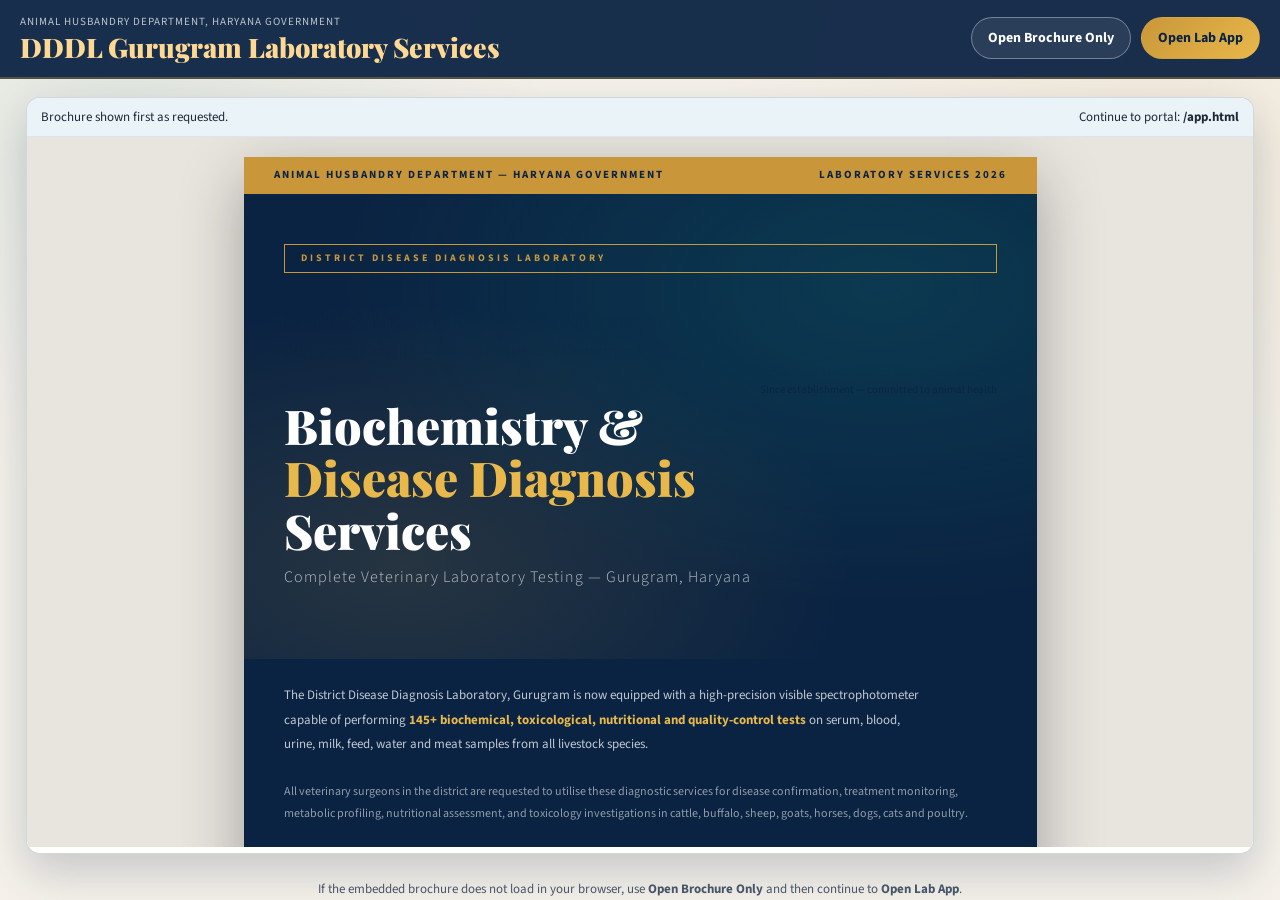
<file: index.html>
<!DOCTYPE html>
<html lang="en">
<head>
  <meta charset="UTF-8">
  <meta name="viewport" content="width=device-width, initial-scale=1.0">
  <title>DDDL Gurugram | Brochure + Lab App</title>
  <link rel="preconnect" href="https://fonts.googleapis.com">
  <link rel="preconnect" href="https://fonts.gstatic.com" crossorigin>
  <link href="https://fonts.googleapis.com/css2?family=Playfair+Display:wght@700;900&family=Source+Sans+3:wght@300;400;600;700&display=swap" rel="stylesheet">
  <style>
    :root {
      --navy: #0a2342;
      --teal: #0e7c7b;
      --gold: #c9973a;
      --paper: #f5f1ea;
      --white: #ffffff;
      --ink: #1f2937;
    }

    * { box-sizing: border-box; margin: 0; padding: 0; }

    body {
      font-family: "Source Sans 3", sans-serif;
      color: var(--ink);
      background:
        radial-gradient(circle at 10% 10%, rgba(14, 124, 123, 0.08), transparent 30%),
        radial-gradient(circle at 90% 15%, rgba(201, 151, 58, 0.08), transparent 32%),
        var(--paper);
      min-height: 100vh;
    }

    .top {
      position: sticky;
      top: 0;
      z-index: 10;
      display: grid;
      grid-template-columns: 1fr auto;
      gap: 16px;
      align-items: center;
      padding: 14px 20px;
      background: rgba(10, 35, 66, 0.94);
      color: var(--white);
      backdrop-filter: blur(10px);
      border-bottom: 2px solid rgba(201, 151, 58, 0.35);
    }

    .title {
      display: grid;
      gap: 4px;
    }

    .eyebrow {
      font-size: 11px;
      letter-spacing: 1px;
      text-transform: uppercase;
      color: rgba(255, 255, 255, 0.72);
    }

    .title h1 {
      font-family: "Playfair Display", serif;
      font-size: clamp(18px, 2.1vw, 28px);
      line-height: 1.1;
      color: #ffd993;
      font-weight: 900;
    }

    .actions {
      display: flex;
      flex-wrap: wrap;
      gap: 10px;
      justify-content: flex-end;
    }

    .btn {
      display: inline-flex;
      align-items: center;
      justify-content: center;
      text-decoration: none;
      border-radius: 999px;
      padding: 10px 16px;
      font-weight: 700;
      font-size: 14px;
      transition: transform 0.2s ease, filter 0.2s ease;
      border: 1px solid transparent;
      white-space: nowrap;
    }

    .btn:hover { transform: translateY(-1px); filter: brightness(1.06); }

    .btn-primary {
      background: linear-gradient(135deg, var(--gold), #e8b84b);
      color: var(--navy);
    }

    .btn-outline {
      background: rgba(255, 255, 255, 0.08);
      border-color: rgba(255, 255, 255, 0.35);
      color: var(--white);
    }

    .shell {
      width: min(96vw, 1320px);
      margin: 18px auto 26px;
      border-radius: 14px;
      overflow: hidden;
      border: 1px solid rgba(10, 35, 66, 0.18);
      box-shadow: 0 18px 45px rgba(10, 35, 66, 0.2);
      background: var(--white);
    }

    .shell-head {
      display: flex;
      justify-content: space-between;
      gap: 10px;
      align-items: center;
      padding: 10px 14px;
      background: #eaf3f8;
      border-bottom: 1px solid #dbe4ef;
      font-size: 13px;
    }

    .brochure-frame {
      width: 100%;
      height: calc(100vh - 190px);
      min-height: 640px;
      border: 0;
      background: #fff;
    }

    .foot-note {
      width: min(96vw, 1320px);
      margin: 0 auto 24px;
      font-size: 13px;
      color: #475569;
      text-align: center;
    }

    @media (max-width: 900px) {
      .top {
        grid-template-columns: 1fr;
      }

      .actions {
        justify-content: flex-start;
      }

      .brochure-frame {
        min-height: 76vh;
        height: 76vh;
      }
    }

    @media print {
      .top, .shell-head, .foot-note { display: none !important; }
      .shell {
        width: 100%;
        margin: 0;
        border: 0;
        box-shadow: none;
      }
      .brochure-frame {
        height: auto;
        min-height: auto;
      }
    }
  </style>
</head>
<body>
  <header class="top">
    <div class="title">
      <p class="eyebrow">Animal Husbandry Department, Haryana Government</p>
      <h1>DDDL Gurugram Laboratory Services</h1>
    </div>
    <nav class="actions" aria-label="Primary Actions">
      <a class="btn btn-outline" href="./brochure.html" target="_blank" rel="noopener">Open Brochure Only</a>
      <a class="btn btn-primary" href="./app.html">Open Lab App</a>
    </nav>
  </header>

  <section class="shell" aria-label="Laboratory Brochure Preview">
    <div class="shell-head">
      <span>Brochure shown first as requested.</span>
      <span>Continue to portal: <strong>/app.html</strong></span>
    </div>
    <iframe class="brochure-frame" src="./brochure.html" title="DDDL Gurugram Brochure"></iframe>
  </section>

  <p class="foot-note">
    If the embedded brochure does not load in your browser, use <strong>Open Brochure Only</strong> and then continue to <strong>Open Lab App</strong>.
  </p>
</body>
</html>
</file>
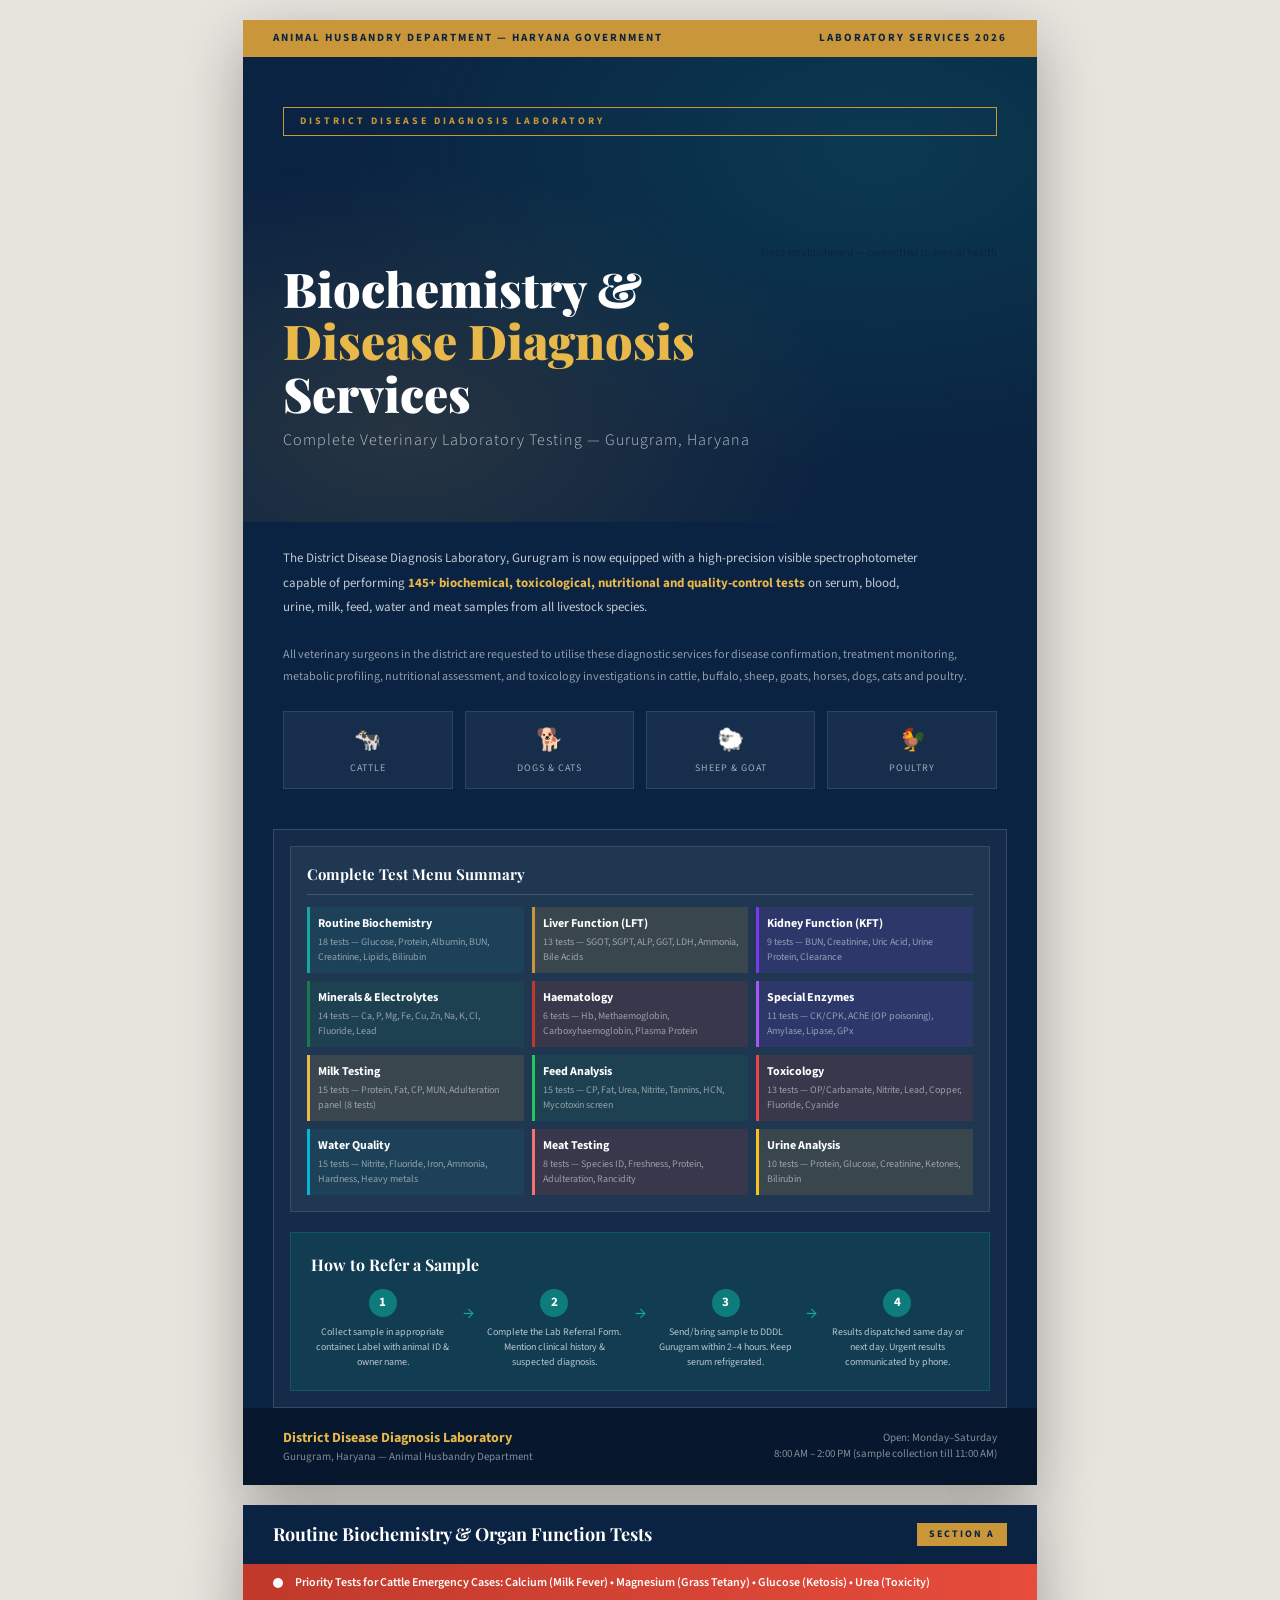
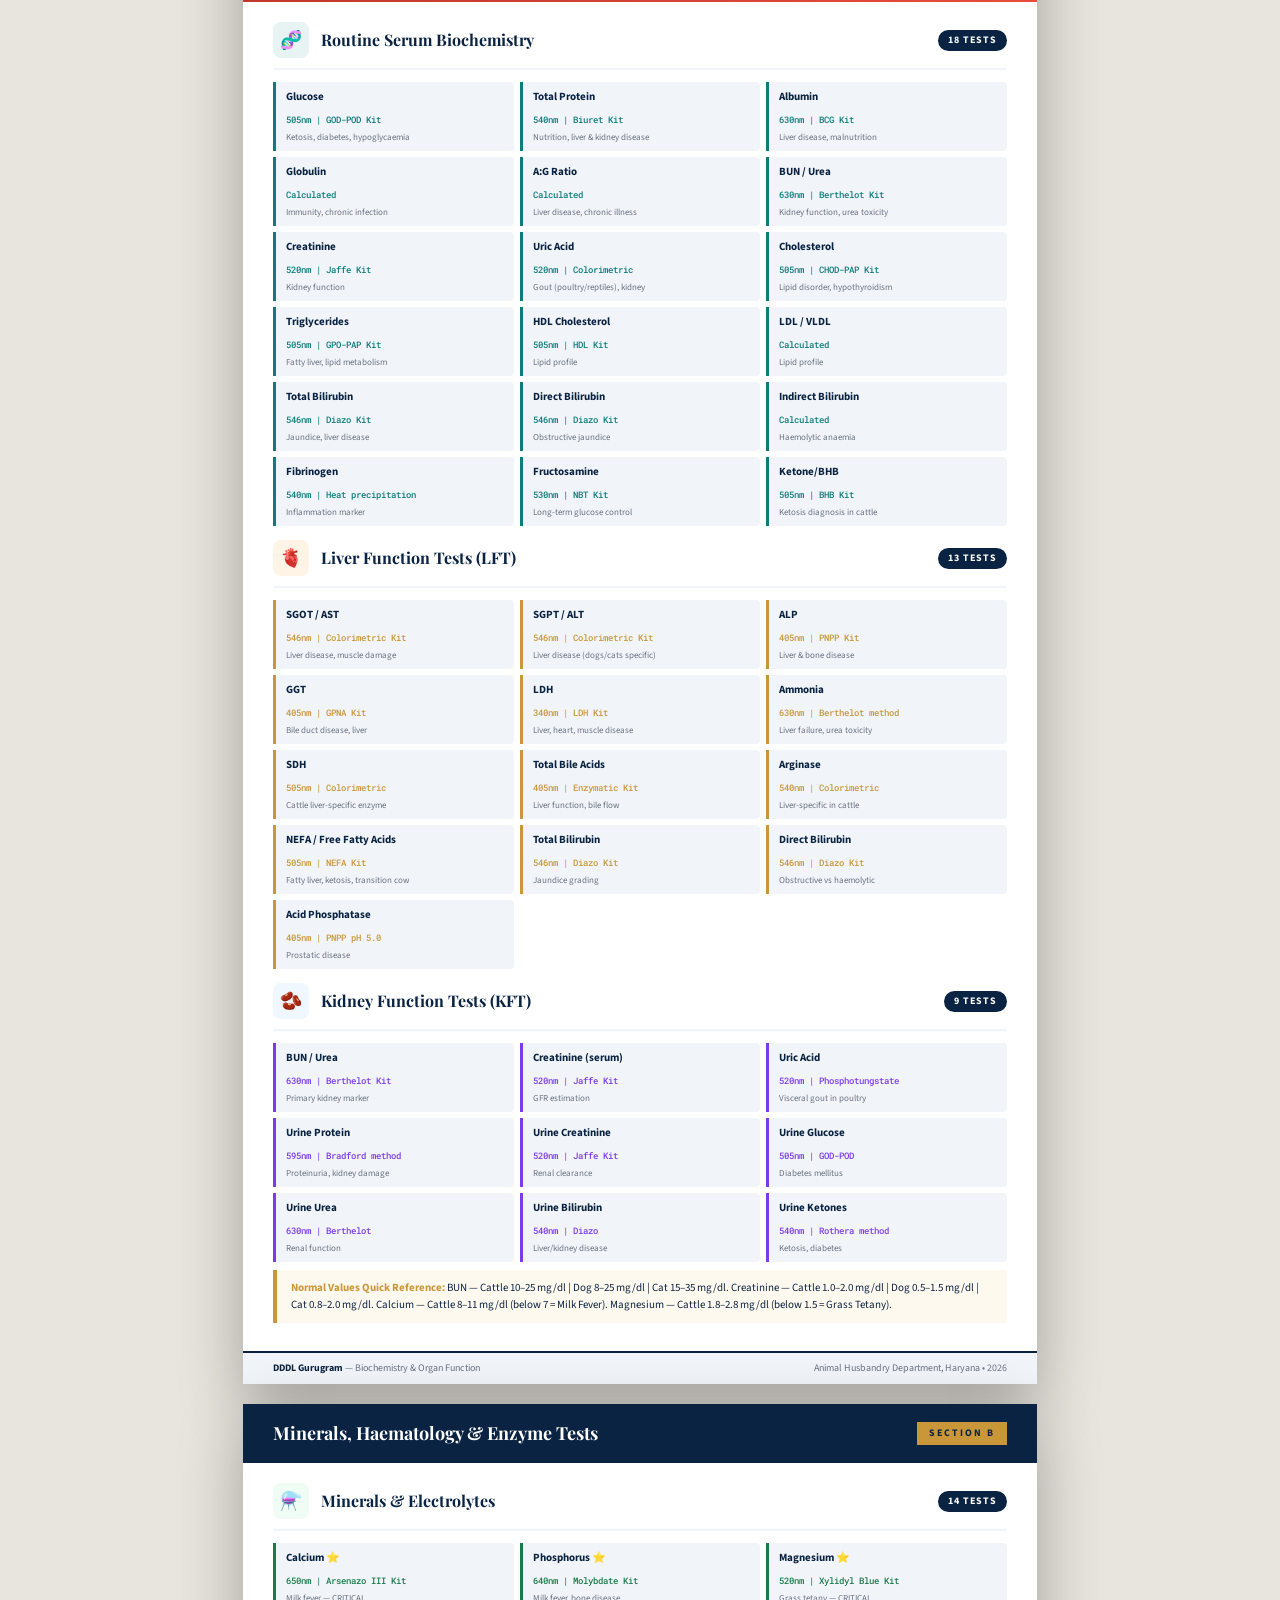
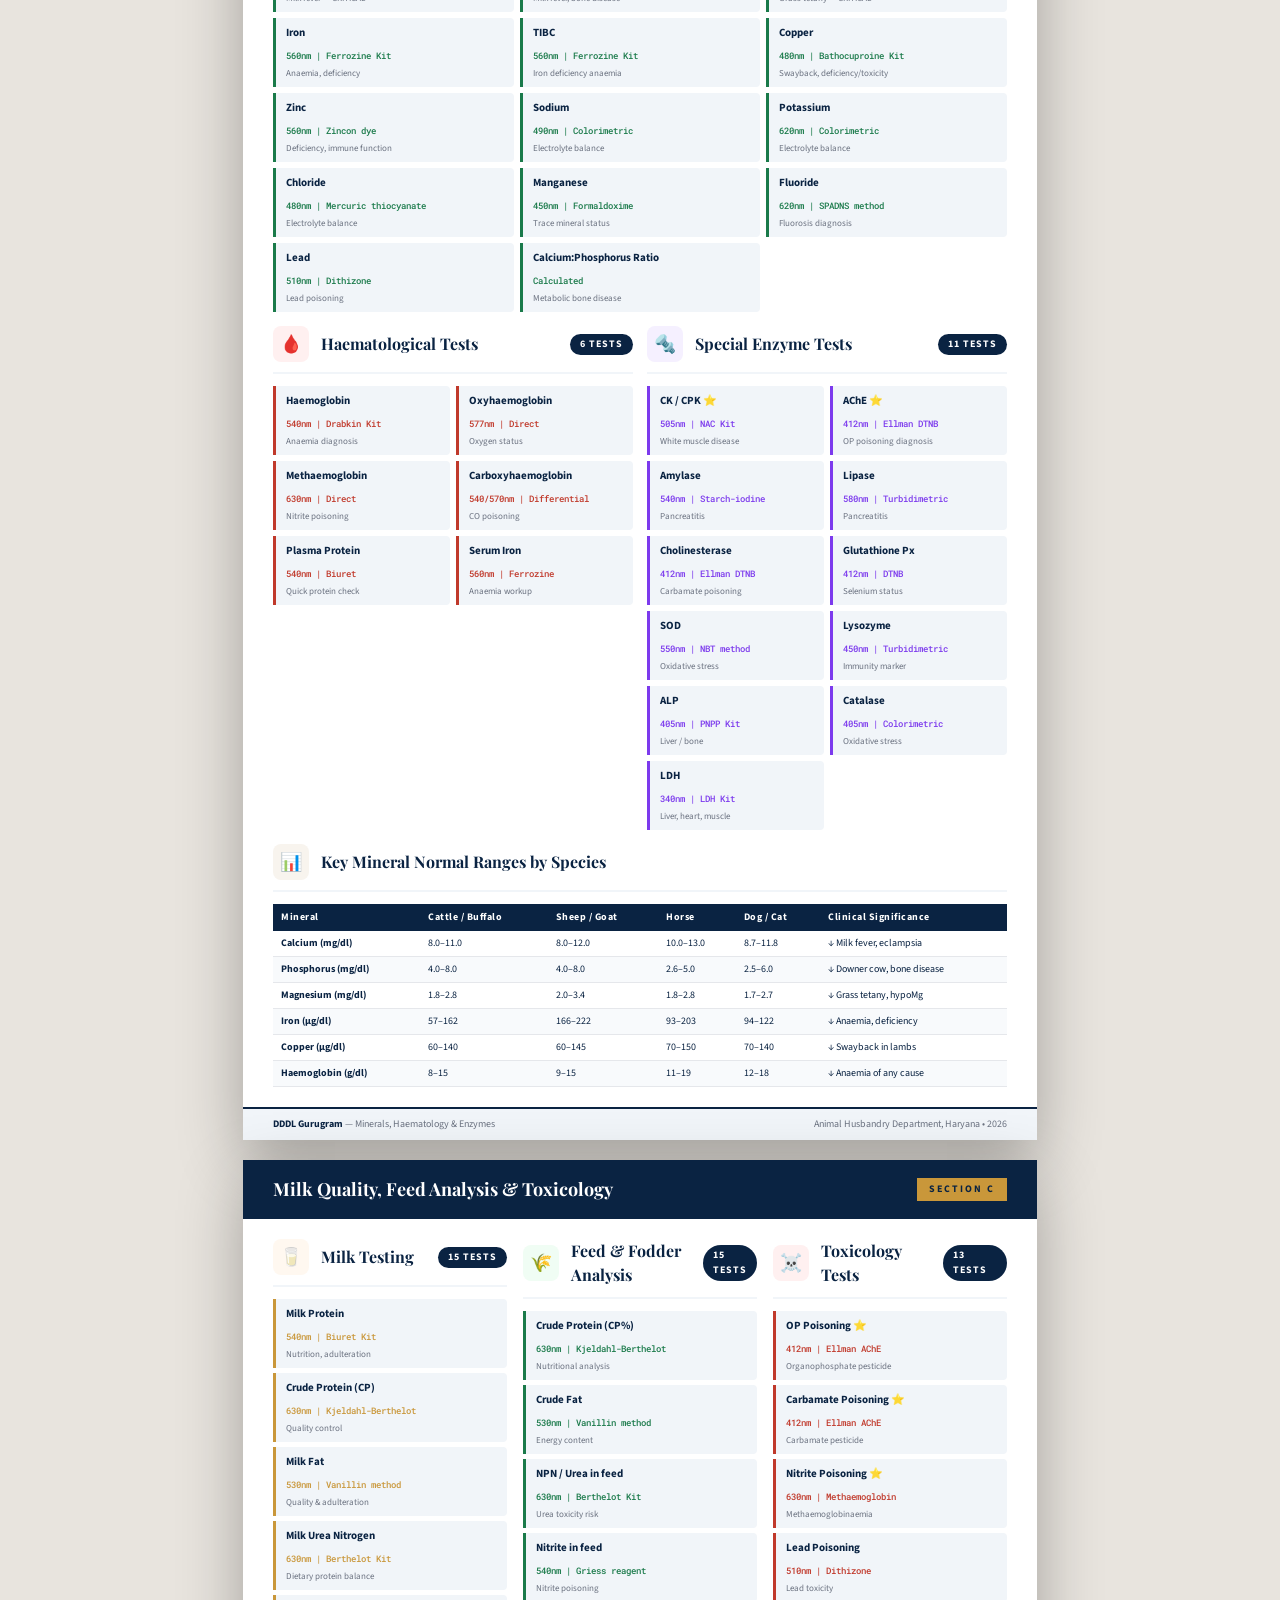
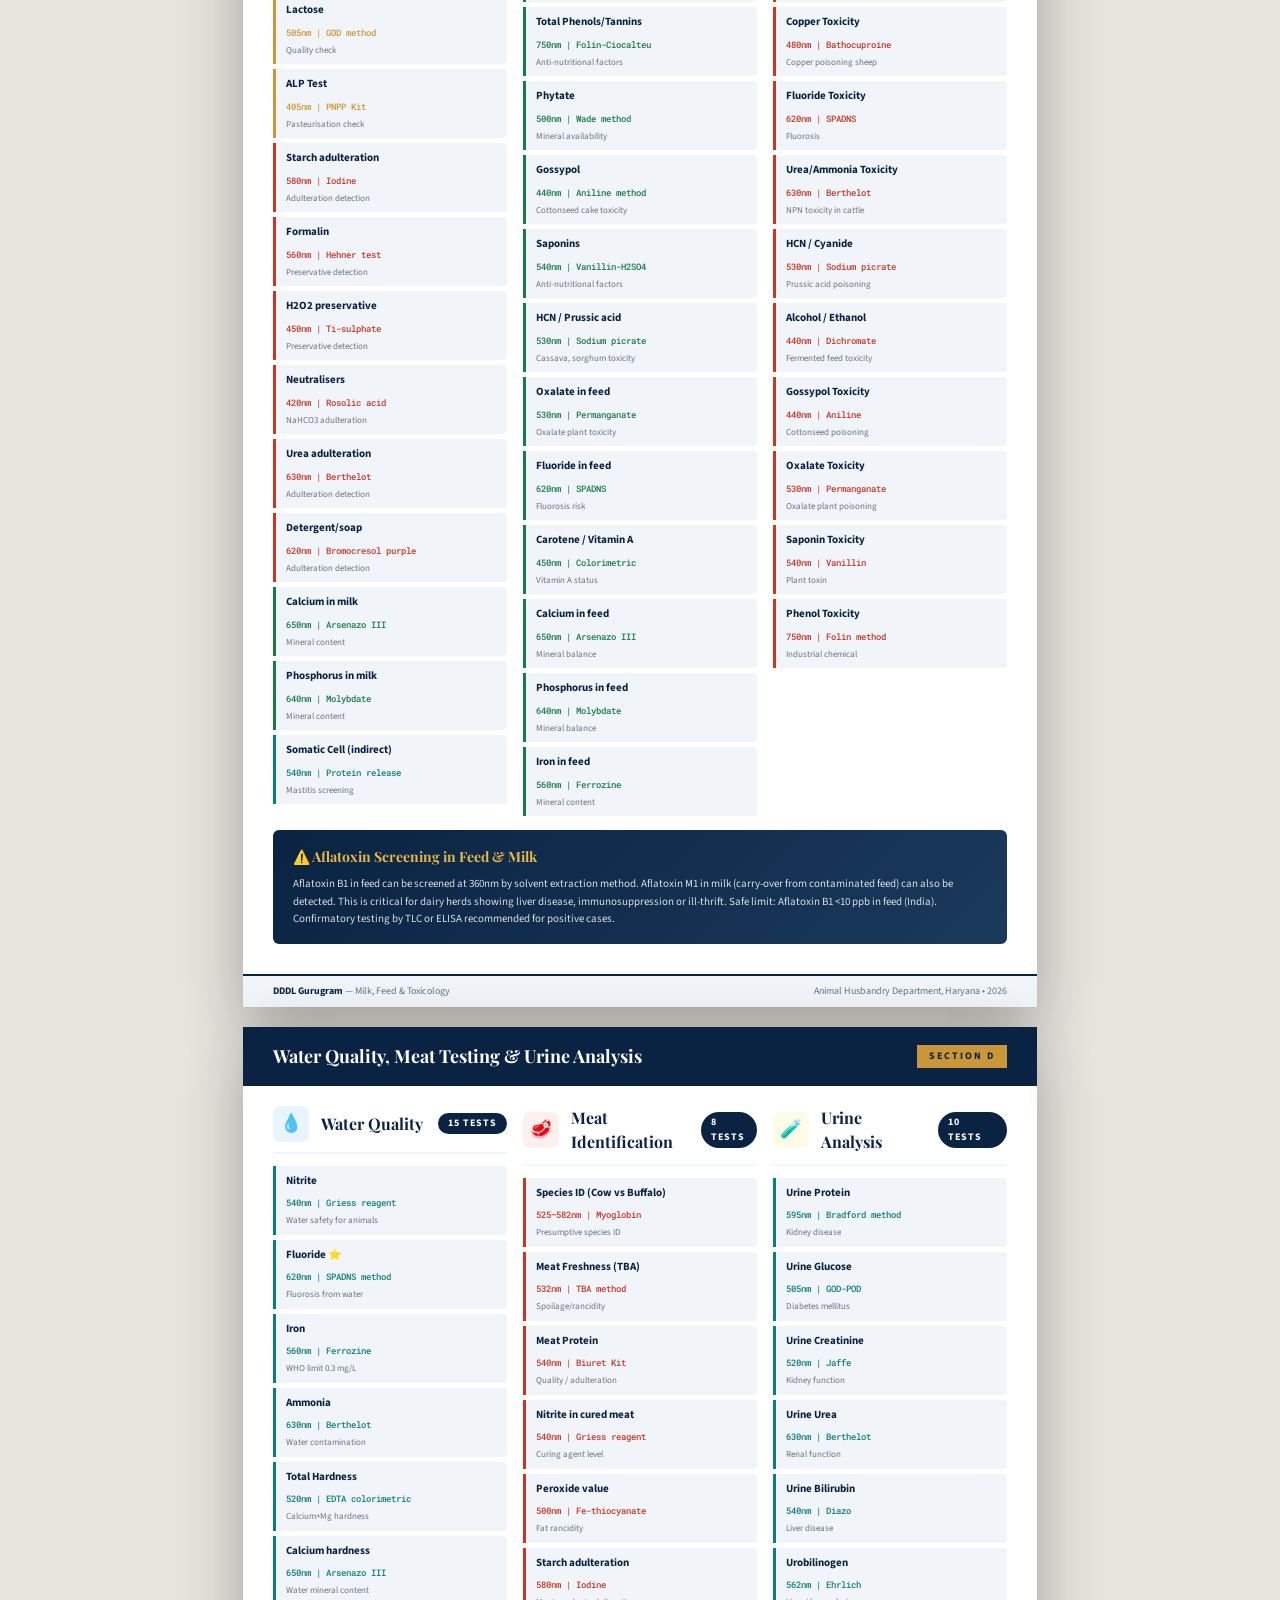
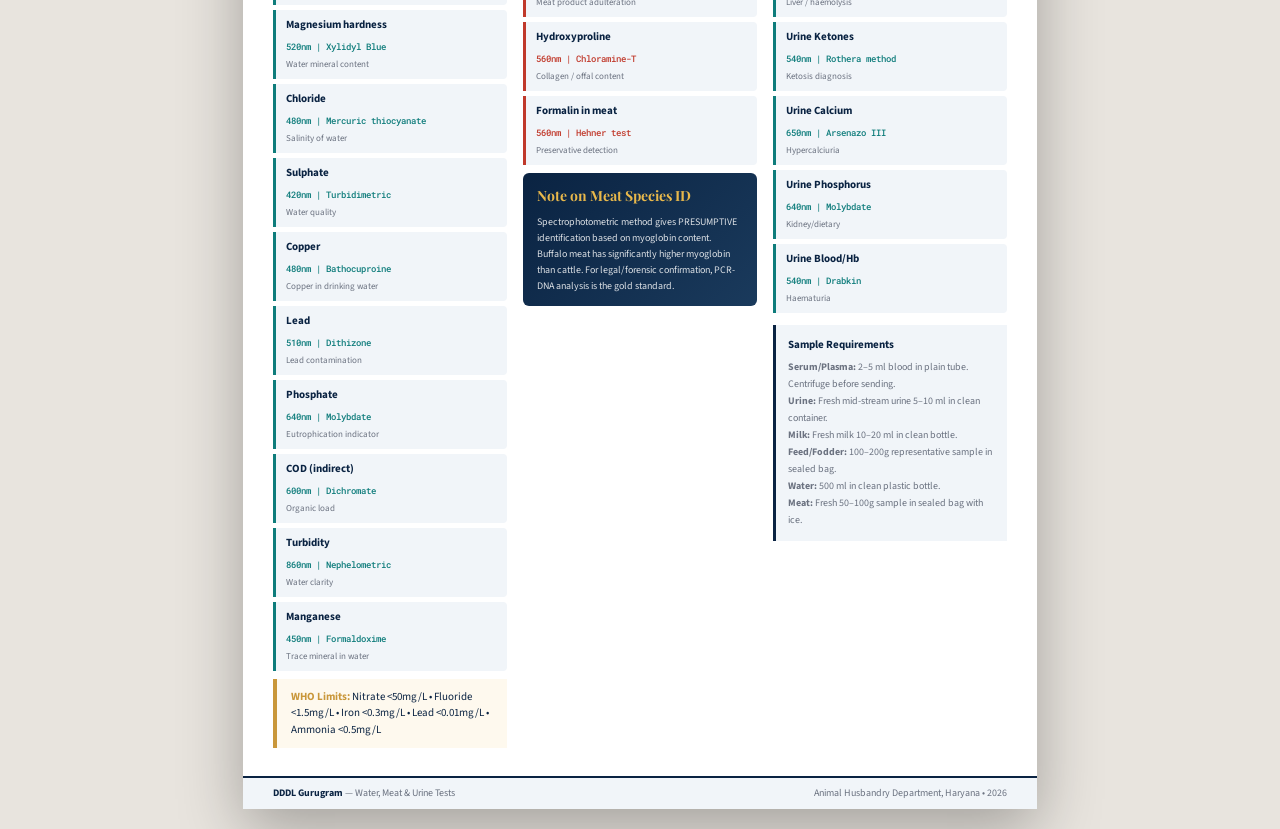
<file: brochure.html>
<!DOCTYPE html>
<html lang="en">
<head>
<meta charset="UTF-8">
<meta name="viewport" content="width=device-width, initial-scale=1.0">
<title>DDDL Gurugram — Laboratory Services Brochure</title>
<link href="https://fonts.googleapis.com/css2?family=Playfair+Display:wght@700;900&family=Source+Sans+3:wght@300;400;600;700&family=Roboto+Mono:wght@500&display=swap" rel="stylesheet">
<style>
  :root {
    --navy: #0a2342;
    --teal: #0e7c7b;
    --teal-light: #14a89e;
    --gold: #c9973a;
    --gold-light: #e8b84b;
    --cream: #f8f4ee;
    --white: #ffffff;
    --gray: #6b7280;
    --light-gray: #f1f5f9;
    --red: #c0392b;
    --green: #1a7a4a;
  }

  * { margin: 0; padding: 0; box-sizing: border-box; }

  body {
    font-family: 'Source Sans 3', sans-serif;
    background: #e8e4de;
    color: var(--navy);
    line-height: 1.5;
  }

  .page {
    width: 210mm;
    min-height: 297mm;
    margin: 20px auto;
    background: var(--white);
    box-shadow: 0 20px 60px rgba(0,0,0,0.3);
    position: relative;
    overflow: hidden;
  }

  /* ── COVER PAGE ── */
  .cover {
    background: var(--navy);
    min-height: 297mm;
    position: relative;
    display: flex;
    flex-direction: column;
  }

  .cover-top-bar {
    background: var(--gold);
    padding: 10px 30px;
    display: flex;
    justify-content: space-between;
    align-items: center;
  }

  .cover-top-bar span {
    font-size: 11px;
    font-weight: 700;
    letter-spacing: 2px;
    text-transform: uppercase;
    color: var(--navy);
  }

  .cover-hero {
    flex: 1;
    display: flex;
    flex-direction: column;
    justify-content: center;
    padding: 50px 40px 30px;
    position: relative;
  }

  .cover-hero::before {
    content: '';
    position: absolute;
    top: 0; left: 0; right: 0; bottom: 0;
    background:
      radial-gradient(ellipse at 80% 20%, rgba(14,124,123,0.25) 0%, transparent 60%),
      radial-gradient(ellipse at 20% 80%, rgba(201,151,58,0.15) 0%, transparent 50%);
  }

  .dept-badge {
    display: inline-block;
    border: 1.5px solid var(--gold);
    color: var(--gold);
    font-size: 10px;
    font-weight: 700;
    letter-spacing: 3px;
    text-transform: uppercase;
    padding: 6px 16px;
    margin-bottom: 30px;
    position: relative;
  }

  .cover-title {
    font-family: 'Playfair Display', serif;
    font-size: 48px;
    font-weight: 900;
    color: var(--white);
    line-height: 1.1;
    margin-bottom: 8px;
    position: relative;
  }

  .cover-title span {
    color: var(--gold-light);
  }

  .cover-subtitle {
    font-size: 16px;
    color: rgba(255,255,255,0.7);
    font-weight: 300;
    letter-spacing: 1px;
    margin-bottom: 40px;
    position: relative;
  }

  .cover-divider {
    width: 80px;
    height: 3px;
    background: linear-gradient(90deg, var(--gold), var(--teal-light));
    margin-bottom: 30px;
  }

  .cover-highlights {
    display: grid;
    grid-template-columns: repeat(3, 1fr);
    gap: 20px;
    margin-bottom: 40px;
    position: relative;
  }

  .highlight-card {
    background: rgba(255,255,255,0.06);
    border: 1px solid rgba(255,255,255,0.12);
    border-top: 2px solid var(--teal-light);
    padding: 18px 16px;
    text-align: center;
  }

  .highlight-num {
    font-family: 'Playfair Display', serif;
    font-size: 36px;
    font-weight: 700;
    color: var(--gold-light);
    display: block;
  }

  .highlight-label {
    font-size: 11px;
    color: rgba(255,255,255,0.65);
    letter-spacing: 1px;
    text-transform: uppercase;
    margin-top: 4px;
    display: block;
  }

  .machine-band {
    background: rgba(14,124,123,0.2);
    border-top: 1px solid rgba(14,124,123,0.4);
    border-bottom: 1px solid rgba(14,124,123,0.4);
    padding: 16px 40px;
    display: flex;
    align-items: center;
    gap: 20px;
    position: relative;
  }

  .machine-icon {
    width: 50px;
    height: 50px;
    background: var(--teal);
    border-radius: 8px;
    display: flex;
    align-items: center;
    justify-content: center;
    font-size: 24px;
    flex-shrink: 0;
  }

  .machine-info h3 {
    color: var(--white);
    font-size: 16px;
    font-weight: 700;
  }

  .machine-info p {
    color: rgba(255,255,255,0.6);
    font-size: 12px;
  }

  .machine-specs {
    margin-left: auto;
    display: flex;
    gap: 20px;
  }

  .spec-pill {
    background: rgba(255,255,255,0.1);
    border: 1px solid rgba(255,255,255,0.2);
    color: var(--white);
    font-size: 10px;
    font-weight: 600;
    padding: 4px 12px;
    border-radius: 20px;
    letter-spacing: 1px;
  }

  .cover-footer {
    background: rgba(0,0,0,0.3);
    padding: 20px 40px;
    display: flex;
    justify-content: space-between;
    align-items: center;
  }

  .cover-footer-left h4 {
    color: var(--gold-light);
    font-size: 14px;
    font-weight: 700;
  }

  .cover-footer-left p {
    color: rgba(255,255,255,0.5);
    font-size: 11px;
  }

  .cover-footer-right {
    text-align: right;
    color: rgba(255,255,255,0.5);
    font-size: 11px;
  }

  /* ── INNER PAGES ── */
  .inner-page {
    min-height: 297mm;
    position: relative;
    display: flex;
    flex-direction: column;
  }

  .page-header {
    background: var(--navy);
    padding: 16px 30px;
    display: flex;
    justify-content: space-between;
    align-items: center;
  }

  .page-header h2 {
    font-family: 'Playfair Display', serif;
    color: var(--white);
    font-size: 18px;
  }

  .page-header .pg-badge {
    background: var(--gold);
    color: var(--navy);
    font-size: 10px;
    font-weight: 700;
    padding: 4px 12px;
    letter-spacing: 2px;
  }

  .section-block {
    padding: 20px 30px;
  }

  .section-header {
    display: flex;
    align-items: center;
    gap: 12px;
    margin-bottom: 12px;
    padding-bottom: 10px;
    border-bottom: 2px solid var(--light-gray);
  }

  .section-icon {
    width: 36px;
    height: 36px;
    border-radius: 8px;
    display: flex;
    align-items: center;
    justify-content: center;
    font-size: 18px;
    flex-shrink: 0;
  }

  .section-header h3 {
    font-family: 'Playfair Display', serif;
    font-size: 16px;
    color: var(--navy);
  }

  .section-header .test-count {
    margin-left: auto;
    background: var(--navy);
    color: var(--white);
    font-size: 10px;
    font-weight: 700;
    padding: 3px 10px;
    border-radius: 20px;
    letter-spacing: 1px;
  }

  /* Test grid */
  .test-grid {
    display: grid;
    grid-template-columns: repeat(3, 1fr);
    gap: 6px;
    margin-bottom: 6px;
  }

  .test-item {
    background: var(--light-gray);
    border-left: 3px solid var(--teal);
    padding: 7px 10px;
    border-radius: 0 4px 4px 0;
  }

  .test-item .test-name {
    font-size: 11px;
    font-weight: 700;
    color: var(--navy);
    display: block;
  }

  .test-item .test-wave {
    font-family: 'Roboto Mono', monospace;
    font-size: 9px;
    color: var(--teal);
    font-weight: 500;
  }

  .test-item .test-use {
    font-size: 9px;
    color: var(--gray);
    display: block;
    margin-top: 1px;
  }

  /* Color variants */
  .accent-gold { border-left-color: var(--gold) !important; }
  .accent-gold .test-wave { color: var(--gold) !important; }
  .accent-red { border-left-color: var(--red) !important; }
  .accent-red .test-wave { color: var(--red) !important; }
  .accent-green { border-left-color: var(--green) !important; }
  .accent-green .test-wave { color: var(--green) !important; }
  .accent-purple { border-left-color: #7c3aed !important; }
  .accent-purple .test-wave { color: #7c3aed !important; }

  /* Two column layout */
  .two-col { display: grid; grid-template-columns: 1fr 1fr; gap: 16px; }
  .three-col { display: grid; grid-template-columns: 1fr 1fr 1fr; gap: 16px; }

  /* Info box */
  .info-box {
    background: linear-gradient(135deg, var(--navy), #1a3a5c);
    color: var(--white);
    padding: 16px 20px;
    border-radius: 6px;
    margin: 10px 0;
  }

  .info-box h4 {
    font-family: 'Playfair Display', serif;
    font-size: 14px;
    color: var(--gold-light);
    margin-bottom: 8px;
  }

  .info-box p {
    font-size: 11px;
    opacity: 0.85;
    line-height: 1.6;
  }

  /* Alert/callout */
  .callout {
    border-left: 4px solid var(--gold);
    background: #fef9ee;
    padding: 10px 14px;
    margin: 8px 0;
    font-size: 11px;
    color: var(--navy);
  }

  .callout strong { color: var(--gold); }

  /* Normal range table */
  .normal-table {
    width: 100%;
    border-collapse: collapse;
    font-size: 10px;
    margin-top: 8px;
  }

  .normal-table th {
    background: var(--navy);
    color: var(--white);
    padding: 6px 8px;
    text-align: left;
    font-weight: 700;
    letter-spacing: 0.5px;
  }

  .normal-table td {
    padding: 5px 8px;
    border-bottom: 1px solid #e5e7eb;
  }

  .normal-table tr:nth-child(even) td { background: #f8fafc; }
  .normal-table tr:hover td { background: #e8f4f4; }

  /* Page footer */
  .inner-footer {
    margin-top: auto;
    background: var(--light-gray);
    border-top: 2px solid var(--navy);
    padding: 8px 30px;
    display: flex;
    justify-content: space-between;
    align-items: center;
    font-size: 10px;
    color: var(--gray);
  }

  .inner-footer strong { color: var(--navy); }

  /* Emergency banner */
  .emergency-banner {
    background: linear-gradient(90deg, var(--red), #e74c3c);
    color: var(--white);
    padding: 10px 30px;
    display: flex;
    align-items: center;
    gap: 12px;
    font-size: 12px;
    font-weight: 600;
  }

  .emergency-banner .pulse {
    width: 10px;
    height: 10px;
    background: var(--white);
    border-radius: 50%;
    animation: pulse 1.5s infinite;
    flex-shrink: 0;
  }

  @keyframes pulse {
    0%, 100% { opacity: 1; transform: scale(1); }
    50% { opacity: 0.4; transform: scale(0.7); }
  }

  /* Back page */
  .back-cover {
    background: var(--navy);
    min-height: 297mm;
    position: relative;
    overflow: hidden;
  }

  .back-cover::before {
    content: '';
    position: absolute;
    top: -100px; right: -100px;
    width: 400px; height: 400px;
    border-radius: 50%;
    background: radial-gradient(circle, rgba(14,124,123,0.2), transparent 70%);
  }

  .back-top {
    background: var(--gold);
    padding: 20px 40px;
    display: flex;
    justify-content: space-between;
    align-items: center;
  }

  .back-top h2 {
    font-family: 'Playfair Display', serif;
    color: var(--navy);
    font-size: 22px;
  }

  .back-top p {
    color: var(--navy);
    font-size: 12px;
    opacity: 0.8;
  }

  .back-content {
    padding: 30px 40px;
  }

  .contact-grid {
    display: grid;
    grid-template-columns: 1fr 1fr;
    gap: 20px;
    margin-top: 20px;
  }

  .contact-card {
    background: rgba(255,255,255,0.07);
    border: 1px solid rgba(255,255,255,0.15);
    border-top: 3px solid var(--teal-light);
    padding: 18px;
  }

  .contact-card h4 {
    color: var(--gold-light);
    font-size: 13px;
    font-weight: 700;
    margin-bottom: 10px;
    text-transform: uppercase;
    letter-spacing: 1px;
  }

  .contact-card p {
    color: rgba(255,255,255,0.75);
    font-size: 12px;
    line-height: 1.8;
  }

  .summary-grid {
    display: grid;
    grid-template-columns: repeat(4, 1fr);
    gap: 12px;
    margin: 20px 0;
  }

  .summary-card {
    background: rgba(255,255,255,0.06);
    border: 1px solid rgba(255,255,255,0.1);
    padding: 14px;
    text-align: center;
    border-bottom: 3px solid var(--teal);
  }

  .summary-card .big-num {
    font-family: 'Playfair Display', serif;
    font-size: 28px;
    color: var(--gold-light);
    display: block;
  }

  .summary-card .small-label {
    font-size: 10px;
    color: rgba(255,255,255,0.5);
    text-transform: uppercase;
    letter-spacing: 1px;
    margin-top: 4px;
    display: block;
  }

  .referral-box {
    background: rgba(14,124,123,0.2);
    border: 1px solid rgba(14,124,123,0.4);
    padding: 20px;
    margin-top: 20px;
  }

  .referral-box h3 {
    font-family: 'Playfair Display', serif;
    color: var(--white);
    font-size: 16px;
    margin-bottom: 12px;
  }

  .referral-steps {
    display: grid;
    grid-template-columns: repeat(4, 1fr);
    gap: 10px;
  }

  .step {
    text-align: center;
  }

  .step-num {
    width: 28px;
    height: 28px;
    background: var(--teal);
    color: var(--white);
    border-radius: 50%;
    display: flex;
    align-items: center;
    justify-content: center;
    font-weight: 700;
    font-size: 13px;
    margin: 0 auto 8px;
  }

  .step p {
    font-size: 10px;
    color: rgba(255,255,255,0.7);
    line-height: 1.5;
  }

  .arrow-connector {
    display: flex;
    align-items: center;
    justify-content: center;
    color: var(--teal-light);
    font-size: 18px;
    padding-top: 10px;
  }

  .reagent-note {
    margin-top: 20px;
    background: rgba(201,151,58,0.1);
    border: 1px solid rgba(201,151,58,0.3);
    padding: 14px 18px;
  }

  .reagent-note h4 {
    color: var(--gold-light);
    font-size: 12px;
    font-weight: 700;
    margin-bottom: 8px;
    text-transform: uppercase;
    letter-spacing: 1px;
  }

  .reagent-chips {
    display: flex;
    flex-wrap: wrap;
    gap: 6px;
  }

  .chip {
    background: rgba(255,255,255,0.08);
    border: 1px solid rgba(255,255,255,0.15);
    color: rgba(255,255,255,0.75);
    font-size: 10px;
    padding: 3px 10px;
    border-radius: 20px;
  }

  .merged-back-panel {
    margin: 16px 30px 0;
    padding: 16px;
    background: rgba(255,255,255,0.04);
    border: 1px solid rgba(255,255,255,0.14);
  }

  .merged-back-panel .summary-grid {
    margin: 0 0 12px;
  }

  .back-footer {
    position: absolute;
    bottom: 0;
    left: 0; right: 0;
    background: rgba(0,0,0,0.4);
    padding: 14px 40px;
    display: flex;
    justify-content: space-between;
    align-items: center;
  }

  .back-footer p {
    color: rgba(255,255,255,0.4);
    font-size: 10px;
  }

  .back-footer strong { color: var(--gold-light); }

  /* Print */
  @media print {
    @page { size: A4; margin: 0; }
    html, body {
      margin: 0;
      padding: 0;
      background: white;
      -webkit-print-color-adjust: exact;
      print-color-adjust: exact;
    }
    .page {
      width: 210mm;
      min-height: 297mm;
      margin: 0;
      box-shadow: none;
      overflow: visible;
      break-after: page;
      page-break-after: always;
    }
    .page:last-of-type {
      break-after: auto;
      page-break-after: auto;
    }
    .merged-back-panel,
    .referral-box,
    .summary-card,
    .test-item,
    .section-block {
      break-inside: avoid;
      page-break-inside: avoid;
    }
  }

  @media screen and (max-width: 800px) {
    .page { width: 100%; margin: 0; box-shadow: none; }
    .test-grid { grid-template-columns: repeat(2, 1fr); }
    .cover-highlights { grid-template-columns: repeat(2, 1fr); }
    .cover-top-bar { flex-direction: column; gap: 6px; align-items: flex-start; }
    .merged-back-panel { margin: 12px 16px 0; padding: 12px; }
    .summary-grid { grid-template-columns: repeat(2, 1fr); }
    .referral-box > div { grid-template-columns: 1fr !important; }
    .arrow-connector { display: none; }
  }
</style>
</head>
<body>

<!-- ═══════════════════════════════════════════
     PAGE 1 — COVER
═══════════════════════════════════════════ -->
<div class="page cover">
  <div class="cover-top-bar">
    <span>Animal Husbandry Department — Haryana Government</span>
    <span>Laboratory Services 2026</span>
  </div>

  <div class="cover-hero">
    <div class="dept-badge">District Disease Diagnosis Laboratory</div>
    <div>
      <h2>District Disease Diagnosis Laboratory</h2>
      <p>Gurugram, Haryana — Animal Husbandry Department</p>
    </div>
    <div style="text-align:right;">
      <p style="font-size: 13px; font-weight: 700; color: var(--navy);">Serving All Livestock of Gurugram District</p>
      <p style="font-size: 11px; color: var(--navy); opacity: 0.8;">Since establishment — committed to animal health</p>
    </div>
    <div class="cover-title">Biochemistry &<br><span>Disease Diagnosis</span><br>Services</div>
    <div class="cover-subtitle">Complete Veterinary Laboratory Testing — Gurugram, Haryana</div>
  </div>


  <div style="padding: 24px 40px; flex: 1; position: relative;">
    <p style="color: rgba(255,255,255,0.75); font-size: 13px; line-height: 1.9; max-width: 90%;">
      The District Disease Diagnosis Laboratory, Gurugram is now equipped with a high-precision visible spectrophotometer capable of performing <strong style="color:var(--gold-light);">145+ biochemical, toxicological, nutritional and quality-control tests</strong> on serum, blood, urine, milk, feed, water and meat samples from all livestock species.
    </p>
    <br>
    <p style="color: rgba(255,255,255,0.55); font-size: 12px; line-height: 1.8;">
      All veterinary surgeons in the district are requested to utilise these diagnostic services for disease confirmation, treatment monitoring, metabolic profiling, nutritional assessment, and toxicology investigations in cattle, buffalo, sheep, goats, horses, dogs, cats and poultry.
    </p>

    <div style="margin-top: 24px; display: grid; grid-template-columns: repeat(4, 1fr); gap: 12px;">
      <div style="text-align:center; padding: 12px; background: rgba(255,255,255,0.05); border: 1px solid rgba(255,255,255,0.1);">
        <div style="font-size: 22px; margin-bottom: 4px;">🐄</div>
        <div style="font-size: 10px; color: rgba(255,255,255,0.6); text-transform: uppercase; letter-spacing: 1px;">Cattle</div>
      </div>
      <div style="text-align:center; padding: 12px; background: rgba(255,255,255,0.05); border: 1px solid rgba(255,255,255,0.1);">
        <div style="font-size: 22px; margin-bottom: 4px;">🐕</div>
        <div style="font-size: 10px; color: rgba(255,255,255,0.6); text-transform: uppercase; letter-spacing: 1px;">Dogs & Cats</div>
      </div>
      <div style="text-align:center; padding: 12px; background: rgba(255,255,255,0.05); border: 1px solid rgba(255,255,255,0.1);">
        <div style="font-size: 22px; margin-bottom: 4px;">🐑</div>
        <div style="font-size: 10px; color: rgba(255,255,255,0.6); text-transform: uppercase; letter-spacing: 1px;">Sheep & Goat</div>
      </div>
      <div style="text-align:center; padding: 12px; background: rgba(255,255,255,0.05); border: 1px solid rgba(255,255,255,0.1);">
        <div style="font-size: 22px; margin-bottom: 4px;">🐓</div>
        <div style="font-size: 10px; color: rgba(255,255,255,0.6); text-transform: uppercase; letter-spacing: 1px;">Poultry</div>
      </div>
    </div>
  </div>


<div class="merged-back-panel">

    <!-- Complete test category summary -->
    <div style="background: rgba(255,255,255,0.05); border: 1px solid rgba(255,255,255,0.1); padding: 16px; margin-bottom: 16px;">
      <h3 style="font-family:'Playfair Display',serif; color: var(--white); font-size: 15px; margin-bottom: 12px; border-bottom: 1px solid rgba(255,255,255,0.15); padding-bottom: 8px;">Complete Test Menu Summary</h3>
      <div style="display: grid; grid-template-columns: repeat(3, 1fr); gap: 8px;">
        <div style="padding: 8px; background: rgba(14,124,123,0.15); border-left: 3px solid var(--teal-light);">
          <div style="color: var(--white); font-size: 12px; font-weight: 700;">Routine Biochemistry</div>
          <div style="color: rgba(255,255,255,0.5); font-size: 10px; margin-top: 2px;">18 tests — Glucose, Protein, Albumin, BUN, Creatinine, Lipids, Bilirubin</div>
        </div>
        <div style="padding: 8px; background: rgba(201,151,58,0.15); border-left: 3px solid var(--gold);">
          <div style="color: var(--white); font-size: 12px; font-weight: 700;">Liver Function (LFT)</div>
          <div style="color: rgba(255,255,255,0.5); font-size: 10px; margin-top: 2px;">13 tests — SGOT, SGPT, ALP, GGT, LDH, Ammonia, Bile Acids</div>
        </div>
        <div style="padding: 8px; background: rgba(124,58,237,0.15); border-left: 3px solid #7c3aed;">
          <div style="color: var(--white); font-size: 12px; font-weight: 700;">Kidney Function (KFT)</div>
          <div style="color: rgba(255,255,255,0.5); font-size: 10px; margin-top: 2px;">9 tests — BUN, Creatinine, Uric Acid, Urine Protein, Clearance</div>
        </div>
        <div style="padding: 8px; background: rgba(26,122,74,0.15); border-left: 3px solid var(--green);">
          <div style="color: var(--white); font-size: 12px; font-weight: 700;">Minerals & Electrolytes</div>
          <div style="color: rgba(255,255,255,0.5); font-size: 10px; margin-top: 2px;">14 tests — Ca, P, Mg, Fe, Cu, Zn, Na, K, Cl, Fluoride, Lead</div>
        </div>
        <div style="padding: 8px; background: rgba(192,57,43,0.15); border-left: 3px solid var(--red);">
          <div style="color: var(--white); font-size: 12px; font-weight: 700;">Haematology</div>
          <div style="color: rgba(255,255,255,0.5); font-size: 10px; margin-top: 2px;">6 tests — Hb, Methaemoglobin, Carboxyhaemoglobin, Plasma Protein</div>
        </div>
        <div style="padding: 8px; background: rgba(124,58,237,0.15); border-left: 3px solid #a855f7;">
          <div style="color: var(--white); font-size: 12px; font-weight: 700;">Special Enzymes</div>
          <div style="color: rgba(255,255,255,0.5); font-size: 10px; margin-top: 2px;">11 tests — CK/CPK, AChE (OP poisoning), Amylase, Lipase, GPx</div>
        </div>
        <div style="padding: 8px; background: rgba(201,151,58,0.15); border-left: 3px solid var(--gold-light);">
          <div style="color: var(--white); font-size: 12px; font-weight: 700;">Milk Testing</div>
          <div style="color: rgba(255,255,255,0.5); font-size: 10px; margin-top: 2px;">15 tests — Protein, Fat, CP, MUN, Adulteration panel (8 tests)</div>
        </div>
        <div style="padding: 8px; background: rgba(26,122,74,0.15); border-left: 3px solid #22c55e;">
          <div style="color: var(--white); font-size: 12px; font-weight: 700;">Feed Analysis</div>
          <div style="color: rgba(255,255,255,0.5); font-size: 10px; margin-top: 2px;">15 tests — CP, Fat, Urea, Nitrite, Tannins, HCN, Mycotoxin screen</div>
        </div>
        <div style="padding: 8px; background: rgba(192,57,43,0.15); border-left: 3px solid #ef4444;">
          <div style="color: var(--white); font-size: 12px; font-weight: 700;">Toxicology</div>
          <div style="color: rgba(255,255,255,0.5); font-size: 10px; margin-top: 2px;">13 tests — OP/Carbamate, Nitrite, Lead, Copper, Fluoride, Cyanide</div>
        </div>
        <div style="padding: 8px; background: rgba(14,124,123,0.15); border-left: 3px solid #06b6d4;">
          <div style="color: var(--white); font-size: 12px; font-weight: 700;">Water Quality</div>
          <div style="color: rgba(255,255,255,0.5); font-size: 10px; margin-top: 2px;">15 tests — Nitrite, Fluoride, Iron, Ammonia, Hardness, Heavy metals</div>
        </div>
        <div style="padding: 8px; background: rgba(192,57,43,0.15); border-left: 3px solid #f87171;">
          <div style="color: var(--white); font-size: 12px; font-weight: 700;">Meat Testing</div>
          <div style="color: rgba(255,255,255,0.5); font-size: 10px; margin-top: 2px;">8 tests — Species ID, Freshness, Protein, Adulteration, Rancidity</div>
        </div>
        <div style="padding: 8px; background: rgba(201,151,58,0.15); border-left: 3px solid #fbbf24;">
          <div style="color: var(--white); font-size: 12px; font-weight: 700;">Urine Analysis</div>
          <div style="color: rgba(255,255,255,0.5); font-size: 10px; margin-top: 2px;">10 tests — Protein, Glucose, Creatinine, Ketones, Bilirubin</div>
        </div>
      </div>
    </div>

    <!-- How to refer -->
    <div class="referral-box">
      <h3>How to Refer a Sample</h3>
      <div style="display: grid; grid-template-columns: 1fr 20px 1fr 20px 1fr 20px 1fr; align-items: start; gap: 4px;">
        <div class="step">
          <div class="step-num">1</div>
          <p>Collect sample in appropriate container. Label with animal ID & owner name.</p>
        </div>
        <div class="arrow-connector">→</div>
        <div class="step">
          <div class="step-num">2</div>
          <p>Complete the Lab Referral Form. Mention clinical history & suspected diagnosis.</p>
        </div>
        <div class="arrow-connector">→</div>
        <div class="step">
          <div class="step-num">3</div>
          <p>Send/bring sample to DDDL Gurugram within 2–4 hours. Keep serum refrigerated.</p>
        </div>
        <div class="arrow-connector">→</div>
        <div class="step">
          <div class="step-num">4</div>
          <p>Results dispatched same day or next day. Urgent results communicated by phone.</p>
        </div>
      </div>
    </div>

  </div>

  <div class="cover-footer">
    <div class="cover-footer-left">
      <h4>District Disease Diagnosis Laboratory</h4>
      <p>Gurugram, Haryana — Animal Husbandry Department</p>
    </div>
    <div class="cover-footer-right">
      <p>Open: Monday–Saturday</p>
      <p>8:00 AM – 2:00 PM (sample collection till 11:00 AM)</p>
    </div>
  </div>
</div>

<!-- ═══════════════════════════════════════════
     PAGE 2 — BIOCHEMISTRY + LIVER + KIDNEY
═══════════════════════════════════════════ -->
<div class="page inner-page">
  <div class="page-header">
    <h2>Routine Biochemistry & Organ Function Tests</h2>
    <span class="pg-badge">SECTION A</span>
  </div>

  <div class="emergency-banner">
    <div class="pulse"></div>
    Priority Tests for Cattle Emergency Cases: Calcium (Milk Fever) • Magnesium (Grass Tetany) • Glucose (Ketosis) • Urea (Toxicity)
  </div>

  <div class="section-block">
    <!-- Routine Biochemistry -->
    <div class="section-header">
      <div class="section-icon" style="background:#e8f4f4;">🧬</div>
      <h3>Routine Serum Biochemistry</h3>
      <span class="test-count">18 TESTS</span>
    </div>
    <div class="test-grid">
      <div class="test-item"><span class="test-name">Glucose</span><span class="test-wave">505nm | GOD-POD Kit</span><span class="test-use">Ketosis, diabetes, hypoglycaemia</span></div>
      <div class="test-item"><span class="test-name">Total Protein</span><span class="test-wave">540nm | Biuret Kit</span><span class="test-use">Nutrition, liver & kidney disease</span></div>
      <div class="test-item"><span class="test-name">Albumin</span><span class="test-wave">630nm | BCG Kit</span><span class="test-use">Liver disease, malnutrition</span></div>
      <div class="test-item"><span class="test-name">Globulin</span><span class="test-wave">Calculated</span><span class="test-use">Immunity, chronic infection</span></div>
      <div class="test-item"><span class="test-name">A:G Ratio</span><span class="test-wave">Calculated</span><span class="test-use">Liver disease, chronic illness</span></div>
      <div class="test-item"><span class="test-name">BUN / Urea</span><span class="test-wave">630nm | Berthelot Kit</span><span class="test-use">Kidney function, urea toxicity</span></div>
      <div class="test-item"><span class="test-name">Creatinine</span><span class="test-wave">520nm | Jaffe Kit</span><span class="test-use">Kidney function</span></div>
      <div class="test-item"><span class="test-name">Uric Acid</span><span class="test-wave">520nm | Colorimetric</span><span class="test-use">Gout (poultry/reptiles), kidney</span></div>
      <div class="test-item"><span class="test-name">Cholesterol</span><span class="test-wave">505nm | CHOD-PAP Kit</span><span class="test-use">Lipid disorder, hypothyroidism</span></div>
      <div class="test-item"><span class="test-name">Triglycerides</span><span class="test-wave">505nm | GPO-PAP Kit</span><span class="test-use">Fatty liver, lipid metabolism</span></div>
      <div class="test-item"><span class="test-name">HDL Cholesterol</span><span class="test-wave">505nm | HDL Kit</span><span class="test-use">Lipid profile</span></div>
      <div class="test-item"><span class="test-name">LDL / VLDL</span><span class="test-wave">Calculated</span><span class="test-use">Lipid profile</span></div>
      <div class="test-item"><span class="test-name">Total Bilirubin</span><span class="test-wave">546nm | Diazo Kit</span><span class="test-use">Jaundice, liver disease</span></div>
      <div class="test-item"><span class="test-name">Direct Bilirubin</span><span class="test-wave">546nm | Diazo Kit</span><span class="test-use">Obstructive jaundice</span></div>
      <div class="test-item"><span class="test-name">Indirect Bilirubin</span><span class="test-wave">Calculated</span><span class="test-use">Haemolytic anaemia</span></div>
      <div class="test-item"><span class="test-name">Fibrinogen</span><span class="test-wave">540nm | Heat precipitation</span><span class="test-use">Inflammation marker</span></div>
      <div class="test-item"><span class="test-name">Fructosamine</span><span class="test-wave">530nm | NBT Kit</span><span class="test-use">Long-term glucose control</span></div>
      <div class="test-item"><span class="test-name">Ketone/BHB</span><span class="test-wave">505nm | BHB Kit</span><span class="test-use">Ketosis diagnosis in cattle</span></div>
    </div>

    <!-- Liver Function -->
    <div class="section-header" style="margin-top:14px;">
      <div class="section-icon" style="background:#fff4e6;">🫀</div>
      <h3>Liver Function Tests (LFT)</h3>
      <span class="test-count">13 TESTS</span>
    </div>
    <div class="test-grid">
      <div class="test-item accent-gold"><span class="test-name">SGOT / AST</span><span class="test-wave">546nm | Colorimetric Kit</span><span class="test-use">Liver disease, muscle damage</span></div>
      <div class="test-item accent-gold"><span class="test-name">SGPT / ALT</span><span class="test-wave">546nm | Colorimetric Kit</span><span class="test-use">Liver disease (dogs/cats specific)</span></div>
      <div class="test-item accent-gold"><span class="test-name">ALP</span><span class="test-wave">405nm | PNPP Kit</span><span class="test-use">Liver & bone disease</span></div>
      <div class="test-item accent-gold"><span class="test-name">GGT</span><span class="test-wave">405nm | GPNA Kit</span><span class="test-use">Bile duct disease, liver</span></div>
      <div class="test-item accent-gold"><span class="test-name">LDH</span><span class="test-wave">340nm | LDH Kit</span><span class="test-use">Liver, heart, muscle disease</span></div>
      <div class="test-item accent-gold"><span class="test-name">Ammonia</span><span class="test-wave">630nm | Berthelot method</span><span class="test-use">Liver failure, urea toxicity</span></div>
      <div class="test-item accent-gold"><span class="test-name">SDH</span><span class="test-wave">505nm | Colorimetric</span><span class="test-use">Cattle liver-specific enzyme</span></div>
      <div class="test-item accent-gold"><span class="test-name">Total Bile Acids</span><span class="test-wave">405nm | Enzymatic Kit</span><span class="test-use">Liver function, bile flow</span></div>
      <div class="test-item accent-gold"><span class="test-name">Arginase</span><span class="test-wave">540nm | Colorimetric</span><span class="test-use">Liver-specific in cattle</span></div>
      <div class="test-item accent-gold"><span class="test-name">NEFA / Free Fatty Acids</span><span class="test-wave">505nm | NEFA Kit</span><span class="test-use">Fatty liver, ketosis, transition cow</span></div>
      <div class="test-item accent-gold"><span class="test-name">Total Bilirubin</span><span class="test-wave">546nm | Diazo Kit</span><span class="test-use">Jaundice grading</span></div>
      <div class="test-item accent-gold"><span class="test-name">Direct Bilirubin</span><span class="test-wave">546nm | Diazo Kit</span><span class="test-use">Obstructive vs haemolytic</span></div>
      <div class="test-item accent-gold"><span class="test-name">Acid Phosphatase</span><span class="test-wave">405nm | PNPP pH 5.0</span><span class="test-use">Prostatic disease</span></div>
    </div>

    <!-- Kidney Function -->
    <div class="section-header" style="margin-top:14px;">
      <div class="section-icon" style="background:#f0f7ff;">🫘</div>
      <h3>Kidney Function Tests (KFT)</h3>
      <span class="test-count">9 TESTS</span>
    </div>
    <div class="test-grid">
      <div class="test-item accent-purple"><span class="test-name">BUN / Urea</span><span class="test-wave">630nm | Berthelot Kit</span><span class="test-use">Primary kidney marker</span></div>
      <div class="test-item accent-purple"><span class="test-name">Creatinine (serum)</span><span class="test-wave">520nm | Jaffe Kit</span><span class="test-use">GFR estimation</span></div>
      <div class="test-item accent-purple"><span class="test-name">Uric Acid</span><span class="test-wave">520nm | Phosphotungstate</span><span class="test-use">Visceral gout in poultry</span></div>
      <div class="test-item accent-purple"><span class="test-name">Urine Protein</span><span class="test-wave">595nm | Bradford method</span><span class="test-use">Proteinuria, kidney damage</span></div>
      <div class="test-item accent-purple"><span class="test-name">Urine Creatinine</span><span class="test-wave">520nm | Jaffe Kit</span><span class="test-use">Renal clearance</span></div>
      <div class="test-item accent-purple"><span class="test-name">Urine Glucose</span><span class="test-wave">505nm | GOD-POD</span><span class="test-use">Diabetes mellitus</span></div>
      <div class="test-item accent-purple"><span class="test-name">Urine Urea</span><span class="test-wave">630nm | Berthelot</span><span class="test-use">Renal function</span></div>
      <div class="test-item accent-purple"><span class="test-name">Urine Bilirubin</span><span class="test-wave">540nm | Diazo</span><span class="test-use">Liver/kidney disease</span></div>
      <div class="test-item accent-purple"><span class="test-name">Urine Ketones</span><span class="test-wave">540nm | Rothera method</span><span class="test-use">Ketosis, diabetes</span></div>
    </div>

    <div class="callout">
      <strong>Normal Values Quick Reference:</strong> BUN — Cattle 10–25 mg/dl | Dog 8–25 mg/dl | Cat 15–35 mg/dl. Creatinine — Cattle 1.0–2.0 mg/dl | Dog 0.5–1.5 mg/dl | Cat 0.8–2.0 mg/dl. Calcium — Cattle 8–11 mg/dl (below 7 = Milk Fever). Magnesium — Cattle 1.8–2.8 mg/dl (below 1.5 = Grass Tetany).
    </div>
  </div>

  <div class="inner-footer">
    <span><strong>DDDL Gurugram</strong> — Biochemistry & Organ Function</span>
    <span>Animal Husbandry Department, Haryana • 2026</span>
  </div>
</div>

<!-- ═══════════════════════════════════════════
     PAGE 3 — MINERALS + HAEMATOLOGY + ENZYMES
═══════════════════════════════════════════ -->
<div class="page inner-page">
  <div class="page-header">
    <h2>Minerals, Haematology & Enzyme Tests</h2>
    <span class="pg-badge">SECTION B</span>
  </div>

  <div class="section-block">

    <!-- Minerals -->
    <div class="section-header">
      <div class="section-icon" style="background:#f0fdf4;">⚗️</div>
      <h3>Minerals & Electrolytes</h3>
      <span class="test-count">14 TESTS</span>
    </div>
    <div class="test-grid">
      <div class="test-item accent-green"><span class="test-name">Calcium ⭐</span><span class="test-wave">650nm | Arsenazo III Kit</span><span class="test-use">Milk fever — CRITICAL</span></div>
      <div class="test-item accent-green"><span class="test-name">Phosphorus ⭐</span><span class="test-wave">640nm | Molybdate Kit</span><span class="test-use">Milk fever, bone disease</span></div>
      <div class="test-item accent-green"><span class="test-name">Magnesium ⭐</span><span class="test-wave">520nm | Xylidyl Blue Kit</span><span class="test-use">Grass tetany — CRITICAL</span></div>
      <div class="test-item accent-green"><span class="test-name">Iron</span><span class="test-wave">560nm | Ferrozine Kit</span><span class="test-use">Anaemia, deficiency</span></div>
      <div class="test-item accent-green"><span class="test-name">TIBC</span><span class="test-wave">560nm | Ferrozine Kit</span><span class="test-use">Iron deficiency anaemia</span></div>
      <div class="test-item accent-green"><span class="test-name">Copper</span><span class="test-wave">480nm | Bathocuproine Kit</span><span class="test-use">Swayback, deficiency/toxicity</span></div>
      <div class="test-item accent-green"><span class="test-name">Zinc</span><span class="test-wave">560nm | Zincon dye</span><span class="test-use">Deficiency, immune function</span></div>
      <div class="test-item accent-green"><span class="test-name">Sodium</span><span class="test-wave">490nm | Colorimetric</span><span class="test-use">Electrolyte balance</span></div>
      <div class="test-item accent-green"><span class="test-name">Potassium</span><span class="test-wave">620nm | Colorimetric</span><span class="test-use">Electrolyte balance</span></div>
      <div class="test-item accent-green"><span class="test-name">Chloride</span><span class="test-wave">480nm | Mercuric thiocyanate</span><span class="test-use">Electrolyte balance</span></div>
      <div class="test-item accent-green"><span class="test-name">Manganese</span><span class="test-wave">450nm | Formaldoxime</span><span class="test-use">Trace mineral status</span></div>
      <div class="test-item accent-green"><span class="test-name">Fluoride</span><span class="test-wave">620nm | SPADNS method</span><span class="test-use">Fluorosis diagnosis</span></div>
      <div class="test-item accent-green"><span class="test-name">Lead</span><span class="test-wave">510nm | Dithizone</span><span class="test-use">Lead poisoning</span></div>
      <div class="test-item accent-green"><span class="test-name">Calcium:Phosphorus Ratio</span><span class="test-wave">Calculated</span><span class="test-use">Metabolic bone disease</span></div>
    </div>

    <div class="two-col" style="margin-top: 14px; gap: 14px;">

      <!-- Haematology -->
      <div>
        <div class="section-header">
          <div class="section-icon" style="background:#fff0f0;">🩸</div>
          <h3>Haematological Tests</h3>
          <span class="test-count">6 TESTS</span>
        </div>
        <div style="display: grid; grid-template-columns: 1fr 1fr; gap: 6px;">
          <div class="test-item accent-red"><span class="test-name">Haemoglobin</span><span class="test-wave">540nm | Drabkin Kit</span><span class="test-use">Anaemia diagnosis</span></div>
          <div class="test-item accent-red"><span class="test-name">Oxyhaemoglobin</span><span class="test-wave">577nm | Direct</span><span class="test-use">Oxygen status</span></div>
          <div class="test-item accent-red"><span class="test-name">Methaemoglobin</span><span class="test-wave">630nm | Direct</span><span class="test-use">Nitrite poisoning</span></div>
          <div class="test-item accent-red"><span class="test-name">Carboxyhaemoglobin</span><span class="test-wave">540/570nm | Differential</span><span class="test-use">CO poisoning</span></div>
          <div class="test-item accent-red"><span class="test-name">Plasma Protein</span><span class="test-wave">540nm | Biuret</span><span class="test-use">Quick protein check</span></div>
          <div class="test-item accent-red"><span class="test-name">Serum Iron</span><span class="test-wave">560nm | Ferrozine</span><span class="test-use">Anaemia workup</span></div>
        </div>
      </div>

      <!-- Enzymes -->
      <div>
        <div class="section-header">
          <div class="section-icon" style="background:#f5f0ff;">🔩</div>
          <h3>Special Enzyme Tests</h3>
          <span class="test-count">11 TESTS</span>
        </div>
        <div style="display: grid; grid-template-columns: 1fr 1fr; gap: 6px;">
          <div class="test-item accent-purple"><span class="test-name">CK / CPK ⭐</span><span class="test-wave">505nm | NAC Kit</span><span class="test-use">White muscle disease</span></div>
          <div class="test-item accent-purple"><span class="test-name">AChE ⭐</span><span class="test-wave">412nm | Ellman DTNB</span><span class="test-use">OP poisoning diagnosis</span></div>
          <div class="test-item accent-purple"><span class="test-name">Amylase</span><span class="test-wave">540nm | Starch-iodine</span><span class="test-use">Pancreatitis</span></div>
          <div class="test-item accent-purple"><span class="test-name">Lipase</span><span class="test-wave">580nm | Turbidimetric</span><span class="test-use">Pancreatitis</span></div>
          <div class="test-item accent-purple"><span class="test-name">Cholinesterase</span><span class="test-wave">412nm | Ellman DTNB</span><span class="test-use">Carbamate poisoning</span></div>
          <div class="test-item accent-purple"><span class="test-name">Glutathione Px</span><span class="test-wave">412nm | DTNB</span><span class="test-use">Selenium status</span></div>
          <div class="test-item accent-purple"><span class="test-name">SOD</span><span class="test-wave">550nm | NBT method</span><span class="test-use">Oxidative stress</span></div>
          <div class="test-item accent-purple"><span class="test-name">Lysozyme</span><span class="test-wave">450nm | Turbidimetric</span><span class="test-use">Immunity marker</span></div>
          <div class="test-item accent-purple"><span class="test-name">ALP</span><span class="test-wave">405nm | PNPP Kit</span><span class="test-use">Liver / bone</span></div>
          <div class="test-item accent-purple"><span class="test-name">Catalase</span><span class="test-wave">405nm | Colorimetric</span><span class="test-use">Oxidative stress</span></div>
          <div class="test-item accent-purple"><span class="test-name">LDH</span><span class="test-wave">340nm | LDH Kit</span><span class="test-use">Liver, heart, muscle</span></div>
        </div>
      </div>
    </div>

    <!-- Normal values table -->
    <div style="margin-top: 14px;">
      <div class="section-header">
        <div class="section-icon" style="background:#f8f4ee;">📊</div>
        <h3>Key Mineral Normal Ranges by Species</h3>
      </div>
      <table class="normal-table">
        <thead>
          <tr>
            <th>Mineral</th>
            <th>Cattle / Buffalo</th>
            <th>Sheep / Goat</th>
            <th>Horse</th>
            <th>Dog / Cat</th>
            <th>Clinical Significance</th>
          </tr>
        </thead>
        <tbody>
          <tr><td><strong>Calcium (mg/dl)</strong></td><td>8.0–11.0</td><td>8.0–12.0</td><td>10.0–13.0</td><td>8.7–11.8</td><td>↓ Milk fever, eclampsia</td></tr>
          <tr><td><strong>Phosphorus (mg/dl)</strong></td><td>4.0–8.0</td><td>4.0–8.0</td><td>2.6–5.0</td><td>2.5–6.0</td><td>↓ Downer cow, bone disease</td></tr>
          <tr><td><strong>Magnesium (mg/dl)</strong></td><td>1.8–2.8</td><td>2.0–3.4</td><td>1.8–2.8</td><td>1.7–2.7</td><td>↓ Grass tetany, hypoMg</td></tr>
          <tr><td><strong>Iron (µg/dl)</strong></td><td>57–162</td><td>166–222</td><td>93–203</td><td>94–122</td><td>↓ Anaemia, deficiency</td></tr>
          <tr><td><strong>Copper (µg/dl)</strong></td><td>60–140</td><td>60–145</td><td>70–150</td><td>70–140</td><td>↓ Swayback in lambs</td></tr>
          <tr><td><strong>Haemoglobin (g/dl)</strong></td><td>8–15</td><td>9–15</td><td>11–19</td><td>12–18</td><td>↓ Anaemia of any cause</td></tr>
        </tbody>
      </table>
    </div>
  </div>

  <div class="inner-footer">
    <span><strong>DDDL Gurugram</strong> — Minerals, Haematology & Enzymes</span>
    <span>Animal Husbandry Department, Haryana • 2026</span>
  </div>
</div>

<!-- ═══════════════════════════════════════════
     PAGE 4 — MILK + FEED + TOXICOLOGY
═══════════════════════════════════════════ -->
<div class="page inner-page">
  <div class="page-header">
    <h2>Milk Quality, Feed Analysis & Toxicology</h2>
    <span class="pg-badge">SECTION C</span>
  </div>

  <div class="section-block">
    <div class="three-col">
      <!-- Milk Testing -->
      <div>
        <div class="section-header">
          <div class="section-icon" style="background:#fff8f0;">🥛</div>
          <h3>Milk Testing</h3>
          <span class="test-count">15 TESTS</span>
        </div>
        <div style="display: flex; flex-direction: column; gap: 5px;">
          <div class="test-item accent-gold"><span class="test-name">Milk Protein</span><span class="test-wave">540nm | Biuret Kit</span><span class="test-use">Nutrition, adulteration</span></div>
          <div class="test-item accent-gold"><span class="test-name">Crude Protein (CP)</span><span class="test-wave">630nm | Kjeldahl-Berthelot</span><span class="test-use">Quality control</span></div>
          <div class="test-item accent-gold"><span class="test-name">Milk Fat</span><span class="test-wave">530nm | Vanillin method</span><span class="test-use">Quality & adulteration</span></div>
          <div class="test-item accent-gold"><span class="test-name">Milk Urea Nitrogen</span><span class="test-wave">630nm | Berthelot Kit</span><span class="test-use">Dietary protein balance</span></div>
          <div class="test-item accent-gold"><span class="test-name">Lactose</span><span class="test-wave">505nm | GOD method</span><span class="test-use">Quality check</span></div>
          <div class="test-item accent-gold"><span class="test-name">ALP Test</span><span class="test-wave">405nm | PNPP Kit</span><span class="test-use">Pasteurisation check</span></div>
          <div class="test-item accent-red"><span class="test-name">Starch adulteration</span><span class="test-wave">580nm | Iodine</span><span class="test-use">Adulteration detection</span></div>
          <div class="test-item accent-red"><span class="test-name">Formalin</span><span class="test-wave">560nm | Hehner test</span><span class="test-use">Preservative detection</span></div>
          <div class="test-item accent-red"><span class="test-name">H2O2 preservative</span><span class="test-wave">450nm | Ti-sulphate</span><span class="test-use">Preservative detection</span></div>
          <div class="test-item accent-red"><span class="test-name">Neutralisers</span><span class="test-wave">420nm | Rosolic acid</span><span class="test-use">NaHCO3 adulteration</span></div>
          <div class="test-item accent-red"><span class="test-name">Urea adulteration</span><span class="test-wave">630nm | Berthelot</span><span class="test-use">Adulteration detection</span></div>
          <div class="test-item accent-red"><span class="test-name">Detergent/soap</span><span class="test-wave">620nm | Bromocresol purple</span><span class="test-use">Adulteration detection</span></div>
          <div class="test-item accent-green"><span class="test-name">Calcium in milk</span><span class="test-wave">650nm | Arsenazo III</span><span class="test-use">Mineral content</span></div>
          <div class="test-item accent-green"><span class="test-name">Phosphorus in milk</span><span class="test-wave">640nm | Molybdate</span><span class="test-use">Mineral content</span></div>
          <div class="test-item"><span class="test-name">Somatic Cell (indirect)</span><span class="test-wave">540nm | Protein release</span><span class="test-use">Mastitis screening</span></div>
        </div>
      </div>

      <!-- Feed Testing -->
      <div>
        <div class="section-header">
          <div class="section-icon" style="background:#f0fdf4;">🌾</div>
          <h3>Feed & Fodder Analysis</h3>
          <span class="test-count">15 TESTS</span>
        </div>
        <div style="display: flex; flex-direction: column; gap: 5px;">
          <div class="test-item accent-green"><span class="test-name">Crude Protein (CP%)</span><span class="test-wave">630nm | Kjeldahl-Berthelot</span><span class="test-use">Nutritional analysis</span></div>
          <div class="test-item accent-green"><span class="test-name">Crude Fat</span><span class="test-wave">530nm | Vanillin method</span><span class="test-use">Energy content</span></div>
          <div class="test-item accent-green"><span class="test-name">NPN / Urea in feed</span><span class="test-wave">630nm | Berthelot Kit</span><span class="test-use">Urea toxicity risk</span></div>
          <div class="test-item accent-green"><span class="test-name">Nitrite in feed</span><span class="test-wave">540nm | Griess reagent</span><span class="test-use">Nitrite poisoning</span></div>
          <div class="test-item accent-green"><span class="test-name">Total Phenols/Tannins</span><span class="test-wave">750nm | Folin-Ciocalteu</span><span class="test-use">Anti-nutritional factors</span></div>
          <div class="test-item accent-green"><span class="test-name">Phytate</span><span class="test-wave">500nm | Wade method</span><span class="test-use">Mineral availability</span></div>
          <div class="test-item accent-green"><span class="test-name">Gossypol</span><span class="test-wave">440nm | Aniline method</span><span class="test-use">Cottonseed cake toxicity</span></div>
          <div class="test-item accent-green"><span class="test-name">Saponins</span><span class="test-wave">540nm | Vanillin-H2SO4</span><span class="test-use">Anti-nutritional factors</span></div>
          <div class="test-item accent-green"><span class="test-name">HCN / Prussic acid</span><span class="test-wave">530nm | Sodium picrate</span><span class="test-use">Cassava, sorghum toxicity</span></div>
          <div class="test-item accent-green"><span class="test-name">Oxalate in feed</span><span class="test-wave">530nm | Permanganate</span><span class="test-use">Oxalate plant toxicity</span></div>
          <div class="test-item accent-green"><span class="test-name">Fluoride in feed</span><span class="test-wave">620nm | SPADNS</span><span class="test-use">Fluorosis risk</span></div>
          <div class="test-item accent-green"><span class="test-name">Carotene / Vitamin A</span><span class="test-wave">450nm | Colorimetric</span><span class="test-use">Vitamin A status</span></div>
          <div class="test-item accent-green"><span class="test-name">Calcium in feed</span><span class="test-wave">650nm | Arsenazo III</span><span class="test-use">Mineral balance</span></div>
          <div class="test-item accent-green"><span class="test-name">Phosphorus in feed</span><span class="test-wave">640nm | Molybdate</span><span class="test-use">Mineral balance</span></div>
          <div class="test-item accent-green"><span class="test-name">Iron in feed</span><span class="test-wave">560nm | Ferrozine</span><span class="test-use">Mineral content</span></div>
        </div>
      </div>

      <!-- Toxicology -->
      <div>
        <div class="section-header">
          <div class="section-icon" style="background:#fff0f0;">☠️</div>
          <h3>Toxicology Tests</h3>
          <span class="test-count">13 TESTS</span>
        </div>
        <div style="display: flex; flex-direction: column; gap: 5px;">
          <div class="test-item accent-red"><span class="test-name">OP Poisoning ⭐</span><span class="test-wave">412nm | Ellman AChE</span><span class="test-use">Organophosphate pesticide</span></div>
          <div class="test-item accent-red"><span class="test-name">Carbamate Poisoning ⭐</span><span class="test-wave">412nm | Ellman AChE</span><span class="test-use">Carbamate pesticide</span></div>
          <div class="test-item accent-red"><span class="test-name">Nitrite Poisoning ⭐</span><span class="test-wave">630nm | Methaemoglobin</span><span class="test-use">Methaemoglobinaemia</span></div>
          <div class="test-item accent-red"><span class="test-name">Lead Poisoning</span><span class="test-wave">510nm | Dithizone</span><span class="test-use">Lead toxicity</span></div>
          <div class="test-item accent-red"><span class="test-name">Copper Toxicity</span><span class="test-wave">480nm | Bathocuproine</span><span class="test-use">Copper poisoning sheep</span></div>
          <div class="test-item accent-red"><span class="test-name">Fluoride Toxicity</span><span class="test-wave">620nm | SPADNS</span><span class="test-use">Fluorosis</span></div>
          <div class="test-item accent-red"><span class="test-name">Urea/Ammonia Toxicity</span><span class="test-wave">630nm | Berthelot</span><span class="test-use">NPN toxicity in cattle</span></div>
          <div class="test-item accent-red"><span class="test-name">HCN / Cyanide</span><span class="test-wave">530nm | Sodium picrate</span><span class="test-use">Prussic acid poisoning</span></div>
          <div class="test-item accent-red"><span class="test-name">Alcohol / Ethanol</span><span class="test-wave">440nm | Dichromate</span><span class="test-use">Fermented feed toxicity</span></div>
          <div class="test-item accent-red"><span class="test-name">Gossypol Toxicity</span><span class="test-wave">440nm | Aniline</span><span class="test-use">Cottonseed poisoning</span></div>
          <div class="test-item accent-red"><span class="test-name">Oxalate Toxicity</span><span class="test-wave">530nm | Permanganate</span><span class="test-use">Oxalate plant poisoning</span></div>
          <div class="test-item accent-red"><span class="test-name">Saponin Toxicity</span><span class="test-wave">540nm | Vanillin</span><span class="test-use">Plant toxin</span></div>
          <div class="test-item accent-red"><span class="test-name">Phenol Toxicity</span><span class="test-wave">750nm | Folin method</span><span class="test-use">Industrial chemical</span></div>
        </div>
      </div>
    </div>

    <div class="info-box" style="margin-top: 14px;">
      <h4>⚠️ Aflatoxin Screening in Feed & Milk</h4>
      <p>Aflatoxin B1 in feed can be screened at 360nm by solvent extraction method. Aflatoxin M1 in milk (carry-over from contaminated feed) can also be detected. This is critical for dairy herds showing liver disease, immunosuppression or ill-thrift. Safe limit: Aflatoxin B1 &lt;10 ppb in feed (India). Confirmatory testing by TLC or ELISA recommended for positive cases.</p>
    </div>
  </div>

  <div class="inner-footer">
    <span><strong>DDDL Gurugram</strong> — Milk, Feed & Toxicology</span>
    <span>Animal Husbandry Department, Haryana • 2026</span>
  </div>
</div>

<!-- ═══════════════════════════════════════════
     PAGE 5 — WATER + MEAT + URINE
═══════════════════════════════════════════ -->
<div class="page inner-page">
  <div class="page-header">
    <h2>Water Quality, Meat Testing & Urine Analysis</h2>
    <span class="pg-badge">SECTION D</span>
  </div>

  <div class="section-block">
    <div class="three-col">

      <!-- Water Quality -->
      <div>
        <div class="section-header">
          <div class="section-icon" style="background:#e8f4ff;">💧</div>
          <h3>Water Quality</h3>
          <span class="test-count">15 TESTS</span>
        </div>
        <div style="display: flex; flex-direction: column; gap: 5px;">
          <div class="test-item"><span class="test-name">Nitrite</span><span class="test-wave">540nm | Griess reagent</span><span class="test-use">Water safety for animals</span></div>
          <div class="test-item"><span class="test-name">Fluoride ⭐</span><span class="test-wave">620nm | SPADNS method</span><span class="test-use">Fluorosis from water</span></div>
          <div class="test-item"><span class="test-name">Iron</span><span class="test-wave">560nm | Ferrozine</span><span class="test-use">WHO limit 0.3 mg/L</span></div>
          <div class="test-item"><span class="test-name">Ammonia</span><span class="test-wave">630nm | Berthelot</span><span class="test-use">Water contamination</span></div>
          <div class="test-item"><span class="test-name">Total Hardness</span><span class="test-wave">520nm | EDTA colorimetric</span><span class="test-use">Calcium+Mg hardness</span></div>
          <div class="test-item"><span class="test-name">Calcium hardness</span><span class="test-wave">650nm | Arsenazo III</span><span class="test-use">Water mineral content</span></div>
          <div class="test-item"><span class="test-name">Magnesium hardness</span><span class="test-wave">520nm | Xylidyl Blue</span><span class="test-use">Water mineral content</span></div>
          <div class="test-item"><span class="test-name">Chloride</span><span class="test-wave">480nm | Mercuric thiocyanate</span><span class="test-use">Salinity of water</span></div>
          <div class="test-item"><span class="test-name">Sulphate</span><span class="test-wave">420nm | Turbidimetric</span><span class="test-use">Water quality</span></div>
          <div class="test-item"><span class="test-name">Copper</span><span class="test-wave">480nm | Bathocuproine</span><span class="test-use">Copper in drinking water</span></div>
          <div class="test-item"><span class="test-name">Lead</span><span class="test-wave">510nm | Dithizone</span><span class="test-use">Lead contamination</span></div>
          <div class="test-item"><span class="test-name">Phosphate</span><span class="test-wave">640nm | Molybdate</span><span class="test-use">Eutrophication indicator</span></div>
          <div class="test-item"><span class="test-name">COD (indirect)</span><span class="test-wave">600nm | Dichromate</span><span class="test-use">Organic load</span></div>
          <div class="test-item"><span class="test-name">Turbidity</span><span class="test-wave">860nm | Nephelometric</span><span class="test-use">Water clarity</span></div>
          <div class="test-item"><span class="test-name">Manganese</span><span class="test-wave">450nm | Formaldoxime</span><span class="test-use">Trace mineral in water</span></div>
        </div>
        <div class="callout" style="margin-top: 8px;">
          <strong>WHO Limits:</strong> Nitrate &lt;50mg/L • Fluoride &lt;1.5mg/L • Iron &lt;0.3mg/L • Lead &lt;0.01mg/L • Ammonia &lt;0.5mg/L
        </div>
      </div>

      <!-- Meat Testing -->
      <div>
        <div class="section-header">
          <div class="section-icon" style="background:#fff0f0;">🥩</div>
          <h3>Meat Identification</h3>
          <span class="test-count">8 TESTS</span>
        </div>
        <div style="display: flex; flex-direction: column; gap: 5px;">
          <div class="test-item accent-red"><span class="test-name">Species ID (Cow vs Buffalo)</span><span class="test-wave">525–582nm | Myoglobin</span><span class="test-use">Presumptive species ID</span></div>
          <div class="test-item accent-red"><span class="test-name">Meat Freshness (TBA)</span><span class="test-wave">532nm | TBA method</span><span class="test-use">Spoilage/rancidity</span></div>
          <div class="test-item accent-red"><span class="test-name">Meat Protein</span><span class="test-wave">540nm | Biuret Kit</span><span class="test-use">Quality / adulteration</span></div>
          <div class="test-item accent-red"><span class="test-name">Nitrite in cured meat</span><span class="test-wave">540nm | Griess reagent</span><span class="test-use">Curing agent level</span></div>
          <div class="test-item accent-red"><span class="test-name">Peroxide value</span><span class="test-wave">500nm | Fe-thiocyanate</span><span class="test-use">Fat rancidity</span></div>
          <div class="test-item accent-red"><span class="test-name">Starch adulteration</span><span class="test-wave">580nm | Iodine</span><span class="test-use">Meat product adulteration</span></div>
          <div class="test-item accent-red"><span class="test-name">Hydroxyproline</span><span class="test-wave">560nm | Chloramine-T</span><span class="test-use">Collagen / offal content</span></div>
          <div class="test-item accent-red"><span class="test-name">Formalin in meat</span><span class="test-wave">560nm | Hehner test</span><span class="test-use">Preservative detection</span></div>
        </div>
        <div class="info-box" style="margin-top: 8px; padding: 12px 14px;">
          <h4>Note on Meat Species ID</h4>
          <p style="font-size: 10px;">Spectrophotometric method gives PRESUMPTIVE identification based on myoglobin content. Buffalo meat has significantly higher myoglobin than cattle. For legal/forensic confirmation, PCR-DNA analysis is the gold standard.</p>
        </div>
      </div>

      <!-- Urine -->
      <div>
        <div class="section-header">
          <div class="section-icon" style="background:#fffbe6;">🧪</div>
          <h3>Urine Analysis</h3>
          <span class="test-count">10 TESTS</span>
        </div>
        <div style="display: flex; flex-direction: column; gap: 5px;">
          <div class="test-item"><span class="test-name">Urine Protein</span><span class="test-wave">595nm | Bradford method</span><span class="test-use">Kidney disease</span></div>
          <div class="test-item"><span class="test-name">Urine Glucose</span><span class="test-wave">505nm | GOD-POD</span><span class="test-use">Diabetes mellitus</span></div>
          <div class="test-item"><span class="test-name">Urine Creatinine</span><span class="test-wave">520nm | Jaffe</span><span class="test-use">Kidney function</span></div>
          <div class="test-item"><span class="test-name">Urine Urea</span><span class="test-wave">630nm | Berthelot</span><span class="test-use">Renal function</span></div>
          <div class="test-item"><span class="test-name">Urine Bilirubin</span><span class="test-wave">540nm | Diazo</span><span class="test-use">Liver disease</span></div>
          <div class="test-item"><span class="test-name">Urobilinogen</span><span class="test-wave">562nm | Ehrlich</span><span class="test-use">Liver / haemolysis</span></div>
          <div class="test-item"><span class="test-name">Urine Ketones</span><span class="test-wave">540nm | Rothera method</span><span class="test-use">Ketosis diagnosis</span></div>
          <div class="test-item"><span class="test-name">Urine Calcium</span><span class="test-wave">650nm | Arsenazo III</span><span class="test-use">Hypercalciuria</span></div>
          <div class="test-item"><span class="test-name">Urine Phosphorus</span><span class="test-wave">640nm | Molybdate</span><span class="test-use">Kidney/dietary</span></div>
          <div class="test-item"><span class="test-name">Urine Blood/Hb</span><span class="test-wave">540nm | Drabkin</span><span class="test-use">Haematuria</span></div>
        </div>

        <div style="margin-top: 12px; background: var(--light-gray); padding: 12px; border-left: 3px solid var(--navy);">
          <p style="font-size: 11px; font-weight: 700; color: var(--navy); margin-bottom: 6px;">Sample Requirements</p>
          <p style="font-size: 10px; color: var(--gray); line-height: 1.7;">
            <strong>Serum/Plasma:</strong> 2–5 ml blood in plain tube. Centrifuge before sending.<br>
            <strong>Urine:</strong> Fresh mid-stream urine 5–10 ml in clean container.<br>
            <strong>Milk:</strong> Fresh milk 10–20 ml in clean bottle.<br>
            <strong>Feed/Fodder:</strong> 100–200g representative sample in sealed bag.<br>
            <strong>Water:</strong> 500 ml in clean plastic bottle.<br>
            <strong>Meat:</strong> Fresh 50–100g sample in sealed bag with ice.
          </p>
        </div>
      </div>
    </div>
  </div>

  <div class="inner-footer">
    <span><strong>DDDL Gurugram</strong> — Water, Meat & Urine Tests</span>
    <span>Animal Husbandry Department, Haryana • 2026</span>
  </div>
</div>

</body>
</html>
</file>
